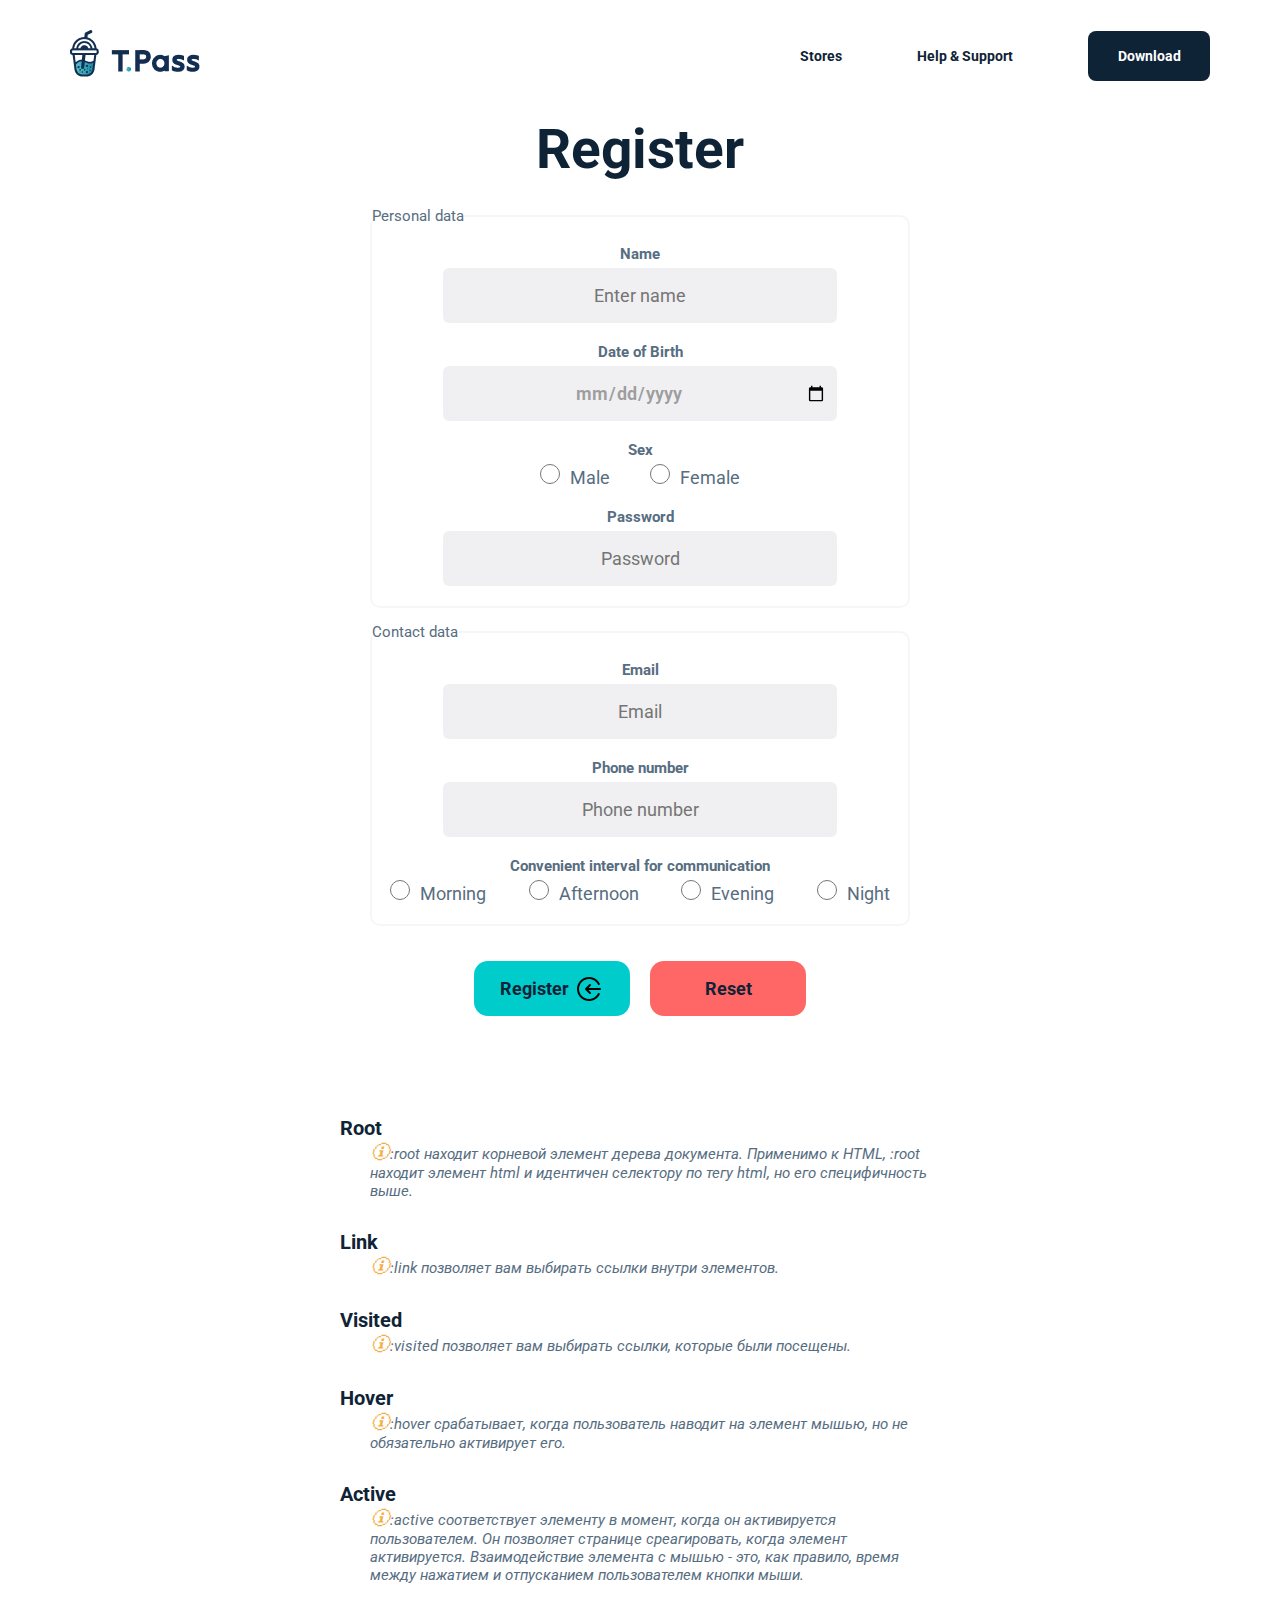
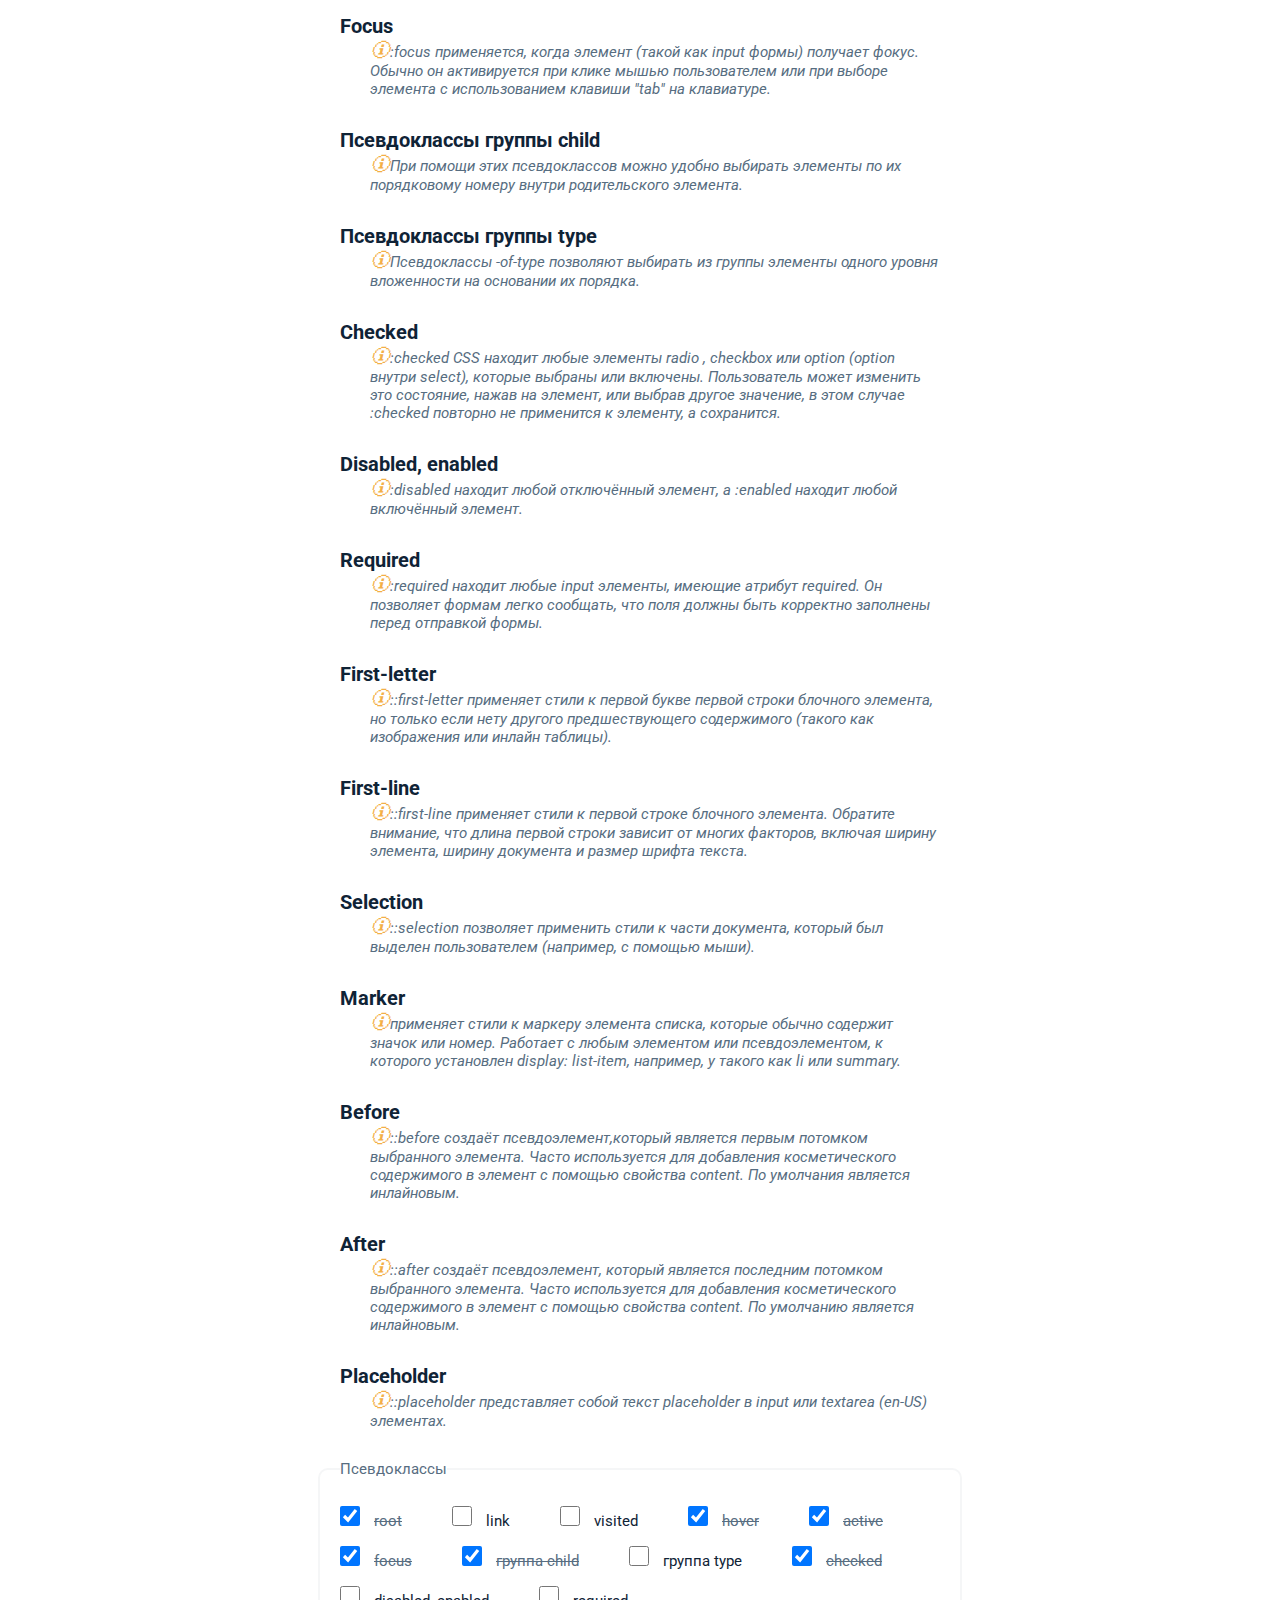
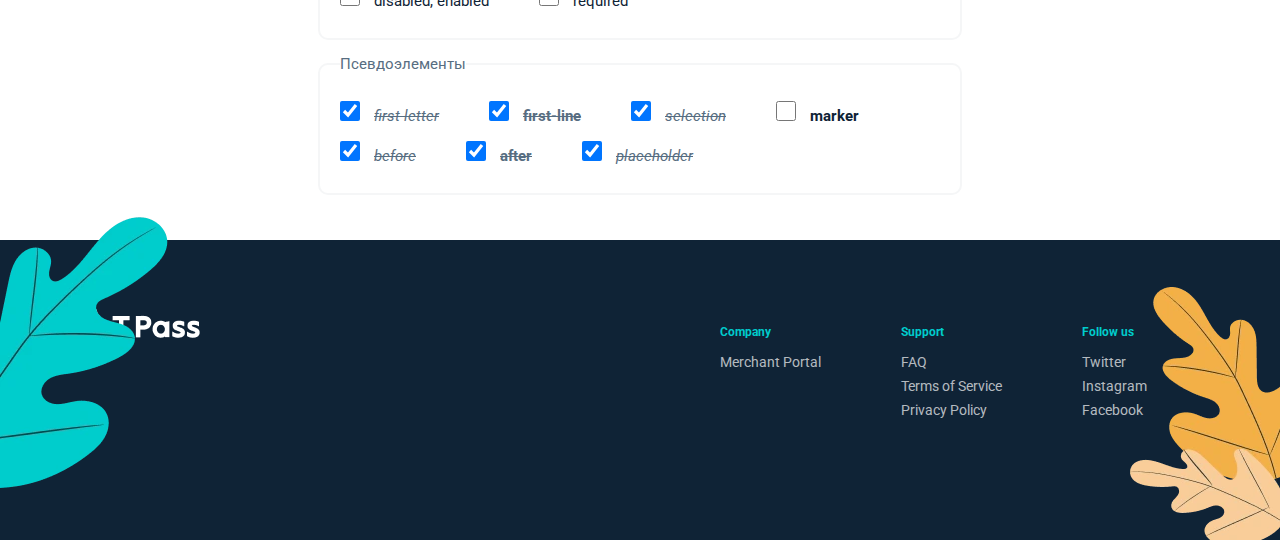
<file: form.html>
<!DOCTYPE html>
<html lang="en">
<head>
  <meta charset="UTF-8">
  <meta http-equiv="X-UA-Compatible" content="IE=edge">
  <meta name="viewport" content="width=device-width, initial-scale=1.0">
  <link rel="stylesheet" href="css/style.css">
  <title>Form</title>
</head>
<body class="form-page">
  <header>
    <div class="wrapper">
      <a href="index.html"><img src="img/logo.webp" alt=""></a>
      <nav>
        <a href="#">Stores</a>
        <a href="#">Help & Support</a>
        <button>Download</button>
      </nav>
    </div>
  </header>
  <main>
    <form action="//httpbin.org/post" method="post" id="register-form">
      <div class="wrapper">
        <h1 id="register-title">Register</h1>

        <fieldset>
          <legend>Personal data</legend>

          <div class="input-field">
            <input type="text" placeholder="Enter name" name="name" required>
            <label for="name"><b>Name</b></label>
          </div>
  
          <div class="input-field">
            <input type="date" name="date" required>
            <label for="date"><b>Date of Birth</b></label>
          </div>
      
          <label for="sex"><b>Sex</b></label>
          <div class="sex-block">
            <div><input type="radio" name="sex" value="male"><span>Male</span></div>
            <div><input type="radio" name="sex" value="female"><span>Female</span></div>
          </div>

          <div class="input-field">
            <input type="password" placeholder="Password" name="psw" required>
            <label for="psw"><b>Password</b></label>
          </div>
        </fieldset>

        <fieldset>
          <legend>Contact data</legend>

          <div class="input-field">
            <input type="email" placeholder="Email" name="email" required>
            <label for="email"><b>Email</b></label>
          </div>

          <div class="input-field">   
            <input type="tel" placeholder="Phone number" name="phone" required>
            <label for="phone"><b>Phone number</b></label>
          </div>

          <label for="communication"><b>Convenient interval for communication</b></label>
          <div class="communication-block">
            <div><input type="radio" name="communication" value="morning"><span>Morning</span></div>
            <div><input type="radio" name="communication" value="afternoon"><span>Afternoon</span></div>
            <div><input type="radio" name="communication" value="evening"><span>Evening</span></div>
            <div><input type="radio" name="communication" value="night"><span>Night</span></div>
          </div>
        </fieldset>

        <div class="btns">
          <button type="submit" class="registerbtn">Register
            <img src="img/register.png" alt="">
          </button>
           <button type="button" class="registerbtn resetbtn">Reset</button> 
        </div>
      </div>
    </form>

    <form action="" id="elements-form">
      <div class="wrapper">
        <dl>
          <dt>root</dt>
          <dd>:root находит корневой элемент дерева документа. Применимо к HTML, :root находит элемент html и идентичен селектору по тегу html, но его специфичность выше.</dd>
          
          <dt>link</dt>
          <dd>:link позволяет вам выбирать ссылки внутри элементов.</dd>
          
          <dt>visited</dt>
          <dd>:visited позволяет вам выбирать ссылки, которые были посещены.</dd>
          
          <dt>hover</dt>
          <dd>:hover срабатывает, когда пользователь наводит на элемент мышью, но не обязательно активирует его.</dd>
         
          <dt>active</dt>
          <dd>:active соответствует элементу в момент, когда он активируется пользователем. Он позволяет странице среагировать, когда элемент активируется. Взаимодействие элемента с мышью - это, как правило, время между нажатием и отпусканием пользователем кнопки мыши.</dd>
         
          <dt>focus</dt>
          <dd>:focus применяется, когда элемент (такой как input формы) получает фокус. Обычно он активируется при клике мышью пользователем или при выборе элемента с использованием клавиши "tab" на клавиатуре.</dd>
         
          <dt>псевдоклассы группы child</dt>
          <dd>При помощи этих псевдоклассов можно удобно выбирать элементы по их порядковому номеру внутри родительского элемента.</dd>
         
          <dt>псевдоклассы группы type</dt>
          <dd>Псевдоклассы -of-type позволяют выбирать из группы элементы одного уровня вложенности на основании их порядка.</dd>
         
          <dt>checked</dt>
          <dd>:checked CSS находит любые элементы radio , checkbox  или option (option внутри select), которые выбраны или включены. Пользователь может изменить это состояние, нажав на элемент, или выбрав другое значение, в этом случае :checked повторно не применится к элементу, а сохранится.</dd>
         
          <dt>disabled, enabled</dt>
          <dd>:disabled находит любой отключённый элемент, а :enabled находит любой включённый элемент.</dd>
         
          <dt>required</dt>
          <dd>:required находит любые input элементы, имеющие атрибут required. Он позволяет формам легко сообщать, что поля должны быть корректно заполнены перед отправкой формы.</dd>
         
          <dt>first-letter</dt>
          <dd>::first-letter применяет стили к первой букве первой строки блочного элемента, но только если нету другого предшествующего содержимого (такого как изображения или инлайн таблицы).</dd>
         
          <dt>first-line</dt>
          <dd>::first-line применяет стили к первой строке блочного элемента. Обратите внимание, что длина первой строки зависит от многих факторов, включая ширину элемента, ширину документа и размер шрифта текста.</dd>
         
          <dt>selection</dt>
          <dd>::selection позволяет применить стили к части документа, который был выделен пользователем (например, с помощью мыши).</dd>
         
          <dt>marker</dt>
          <dd>применяет стили к маркеру элемента списка, которые обычно содержит значок или номер. Работает с любым элементом или псевдоэлементом, к которого установлен display: list-item, например, у такого как li или summary.</dd>
         
          <dt>before</dt>
          <dd>::before создаёт псевдоэлемент,который является первым потомком выбранного элемента. Часто используется для добавления косметического содержимого в элемент с помощью свойства content. По умолчания является инлайновым.</dd>
          
          <dt>after</dt>
          <dd>::after создаёт псевдоэлемент, который является последним потомком выбранного элемента. Часто используется для добавления косметического содержимого в элемент с помощью свойства content. По умолчанию является инлайновым.</dd>
          
          <dt>placeholder</dt>
          <dd>::placeholder представляет собой текст placeholder в input или textarea (en-US) элементах.</dd>
        </dl>

        <fieldset>
          <legend>Псевдоклассы</legend>
          <div class="pseudo-classes">
            <div>
              <input type="checkbox" name="root"
                     checked>
              <label for="root">root</label>
            </div>
            
            <div>
              <input type="checkbox" name="link">
              <label for="link">link</label>
            </div>

            <div>
              <input type="checkbox" name="visited">
              <label for="visited">visited</label>
            </div>

            <div>
              <input type="checkbox" name="hover"
                     checked>
              <label for="hover">hover</label>
            </div>

            <div>
              <input type="checkbox" name="active"
                     checked>
              <label for="active">active</label>
            </div>

            <div>
              <input type="checkbox" name="focus"
                     checked>
              <label for="focus">focus</label>
            </div>

            <div>
              <input type="checkbox" name="child"
                     checked>
              <label for="child">группа child</label>
            </div>

            <div>
              <input type="checkbox" name="type">
              <label for="type">группа type</label>
            </div>

            <div>
              <input type="checkbox" name="checked"
                     checked>
              <label for="checked">checked</label>
            </div>

            <div>
              <input type="checkbox" name="disabled-enabled">
              <label for="disabled-enabled">disabled, enabled</label>
            </div>

            <div>
              <input type="checkbox" name="required">
              <label for="required">required</label>
            </div>
          </div>
        </fieldset>

        <fieldset>
          <legend>Псевдоэлементы</legend>
          <div class="pseudo-elements">
            <div>
              <input type="checkbox" name="first-letter"
                     checked>
              <label for="first-letter">first-letter</label>
            </div>
            <div>
              <input type="checkbox" name="first-line"
                     checked>
              <label for="first-line">first-line</label>
            </div>
            <div>
              <input type="checkbox" name="selection"
                     checked>
              <label for="selection">selection</label>
            </div>
            <div>
              <input type="checkbox" name="marker">
              <label for="marker">marker</label>
            </div>
            <div>
              <input type="checkbox" name="before"
                     checked>
              <label for="before">before</label>
            </div>
            <div>
              <input type="checkbox" name="after"
                     checked>
              <label for="after">after</label>
            </div>
            <div>
              <input type="checkbox" name="placeholder"
                     checked>
              <label for="placeholder">placeholder</label>
            </div>
          </div>
        </fieldset>

      </div>
    </form>
  </main>
  <footer>
    <div class="wrapper">
      <img src="img/logo_white.webp" alt="">
      <div>
        <div>
          <h5>Company</h5>
          <ul>
            <li>
              <a href="#">Merchant Portal</a>
            </li>
          </ul>
        </div>
        <div>
          <h5>Support</h5>
          <ul>
            <li>
              <a href="#">FAQ</a>
            </li>
            <li>
              <a href="#">Terms of Service</a>
            </li>
            <li>
              <a href="#">Privacy Policy</a>
            </li>
          </ul>
        </div>
        <div>
          <h5>Follow us</h5>
          <ul>
            <li>
              <a href="#">Twitter</a>
            </li>
            <li>
              <a href="#">Instagram</a>
            </li>
            <li>
              <a href="#">Facebook</a>
            </li>
          </ul>
        </div>
      </div>
    </div>
    <img id="footer-img-left" src="img/footer_img_1.webp" alt="">
    <img id="footer-img-right" src="img/footer_img_2.webp" alt="">
  </footer>
</body>
</html>
</file>
<file: css/style.css>
@charset "utf-8";
@import url('https://fonts.googleapis.com/css2?family=Roboto:wght@400;500;700&display=swap');

:root {
  --color-black: #0F2336;
  --color-blue: #576D81;
  --color-green: #00CCCC;
  --color-orange: #F3AF47;
  --color-bg-1: #F5F6F7;
  --color-bg-2: #F4F5F6;
  --color-bg-white: #F6F7F8;
}

* {
  font-family: 'Roboto', sans-serif;
  box-sizing: border-box;
  margin: 0;
  padding: 0;
}

body {
  position: relative;
  height: 100vh;
}

section {
  position: relative;
}

h1 {
  font-size: 55px;
  line-height: 76px;
  color: var(--color-black);
}

h2 {
  font-size: 40px;
  line-height: 55px;
  color: var(--color-black);
}

h3 {
  font-size: 25px;
  color: var(--color-black);
}

h5 {
  font-size: 12px;
  color: var(--color-green);
  font-weight: bold;
}

p {
  font-size: 16px;
  color: var(--color-blue);
  line-height: 24px;
}

a {
  text-decoration: none;
}

a:hover {
  text-decoration: underline;
}

a:active {
  transform: scale(1.05);
}

ul {
  list-style-type: none;
}

input::selection {
  background-color: var(--color-orange);
}

input:focus {
  border: 2px solid var(--color-black);
}

button:hover {
  opacity: .8;
  cursor: pointer;
}

button:active {
  margin-top: -5px;
}

.bg-1 {
  background-color: var(--color-bg-1);
}

.bg-2 {
  background-color: var(--color-bg-2);
}

section {
  display: flex;
  justify-content: center;
}

#header-section {
  display: flex;
  flex-direction: column;
  align-items: center;
  justify-content: flex-start;
  min-height: 720px;
}

.wrapper {
  position: relative;
  max-width: 1140px;
  width: 1140px;
}

header {
  position: relative;
  display: flex;
  justify-content: center;
  padding-top: 30px;
  z-index: 10;
}

header .wrapper {
  display: flex;
  justify-content: space-between;
}

nav {
  display: flex;
  justify-content: space-between;
  align-items: center;
  width: 410px;
}

nav>a {
  color: #0F2336;
  font-size: 14px;
  font-weight: bold;
}

nav>button {
  height: 50px;
  width: 122px;
  font-size: 14px;
  font-weight: bold;
  border: none;
  border-radius: 8px;
  color: #fff;
  background-color: var(--color-black);
  outline: none;
}

#header-section > .wrapper {
  justify-self: flex-end;
  flex-grow: 1;
}

#header-section h1 {
  margin-top: 100px;
  margin-bottom: 50px;
}

#header-section h1::first-line {
  color: var(--color-green);
}

#header-section h1::after {
  content: '.';
  color: var(--color-orange);
  margin-left: -10px;
}

#main-img {
  position: absolute;
  right: -100px;
  bottom: 0;
  z-index: 1;
}

#discover_btn {
  display: flex;
  align-items: center;
  justify-content: center;
  height: 60px;
  width: 208px;
  color: var(--color-black);
  font-size: 18px;
  font-weight: bold;
  border-radius: 14px;
  background-color: var(--color-green);
  border: none;
  outline: none;
}

#discover_btn > img {
  margin-left: 15px;
}

#second-section {
  margin: 70px 0 100px 0;
}

#second-section ul {
  display: flex;
  justify-content: space-between;
}

#second-section li {
  width: 300px;
}

#second-section li > h3 {
  margin: 25px 0 12px 0;
}

.slider-section {
  min-height: 640px;
  align-items: center;
}

#slider-1 {
  display: flex;
  justify-content: flex-end;
  align-items: center;
  position: relative;
  padding-right: 166px;
}

#slider-1 > div {
  margin-top: 10px;
}

#slider-1 > img {
  top: -50px;
  left: 30px;
  position: absolute;
}

#slider-1 h2 {
  margin: 22px 0 22px 0;
  width: 195px;
}

#slider-1 p {
  max-width: 414px;
}

.slider {
  border-radius: 50px;
  height: 540px;
}

#pick-me-up {
  font-size: 18px;
  color: var(--color-blue);
}

#offer-section {
  margin: 170px 0 130px 0; 
}

#offer-section .wrapper {
  max-height: 527px;
  display: flex;
  justify-content: space-between;
}

#offer-section .wrapper > img {
  position: absolute;
  bottom: 0;
  right: 0;
  height: 627px;
}

#blocks {
  margin-top: -40px;
}

.block {
  position: relative;
  display: flex;
  align-items: center;
  justify-content: center;
  height: 180px;
  width: 455px;
  background: #fff;
  padding: 25px;
  box-shadow: 0px 8px 32px rgba(15, 35, 54, 0.06);
}

.block:nth-child(2) {
  margin: 30px 0 30px 40px;
}

.block .left {
  position: absolute;
  top: 25px;
  left: 25px;
  display: flex;
  justify-content: center;
  align-items: center;
  border-radius: 8px;
  height: 50px;
  width: 50px;
  background: var(--color-bg-white);
}

.block .right {
  margin-left: 23px;
  width: 300px;
}

.block h3 {
  margin-bottom: 25px;
}

#slider-2 {
  position: relative;
  display: flex;
  align-items: center;
  padding-left: 140px;
}

#slider-2 > div {
  margin-top: 10px;
}

#slider-2 h2 {
  width: 300px;
  margin: 22px 0;
}

#slider-2 p {
  width: 404px;
}

#slider-2 > img {
  position: absolute;
  right: 0;
  top: -50px;
}

#friends {
  color: var(--color-blue);
  font-size: 18px;
  font-weight: medium;
}

#slider-2>p {
  font-weight: medium;
}

.pagination {
  display: flex;
  margin-top: 50px;
}

.pagination li {
  content: "";
  height: 10px;
  width: 10px;
  background-color: #E3E6E8;
  border-radius: 50%;
  margin: 0 4px;
}

.pagination .active {
  border-radius: 20px;
  width: 55px;
  background-color: var(--color-green);
}

#feedback {
  display: flex;
  align-items: center;
  justify-content: center;
  flex-direction: column;
  margin: 100px 0 110px 0;
}

#feedback > div {
  display: flex;
  flex-direction: column;
  align-items: center;
  width: 570px;
}

#feedback_title {
  font-size: 50px;
  line-height: 60px;
  text-align: center;
  margin: 23px 0 23px 0;
}

#feedback form {
  width: 100%;
  display: flex;
  justify-content: space-between;
}

input {
  text-align: center;
  padding: 0 10px;
  height: 55px;
  width: 394px;
  background-color: #F0F0F2;
  color: rgba(0, 0, 0, 0.35);
  font-size: 18px;
  font-weight: bold;
  border-radius: 6px;
  border: none;
  outline: none;
}

#send_btn {
  height: 55px;
  width: 156px;
  background-color: var(--color-green);
  font-size: 18px;
  font-weight: bold;
  color: var(--color-black);
  border: none;
  border-radius: 14px;
}

#mobile-download {
  width:  394px;
  margin-top: 20px;
  align-self: flex-start;
  display: flex;
  justify-content: space-between;
}

footer {
  position: relative;
  width: 100%;
  display: flex;
  justify-content: center;
  min-height: 300px;
  background-color: var(--color-black);
  padding-top: 85px;
}

footer > .wrapper {
  display: flex;
  justify-content: space-between;
}

footer .wrapper > div {
  width: 530px;
  display: flex;
}

footer .wrapper > div > div {
  margin: 0 40px;
}

footer h5 {
  margin-bottom: 13px;
}

footer li {
  margin-bottom: 5px;
}

footer a {
  color: rgba(255, 255, 255, 0.7);
  font-size: 14px;
  font-weight: normal;
}

footer img {
  margin-top: -30px;
  align-self: flex-start;
}

.form-page {
  display: flex;
  flex-direction: column;
  align-items: center;
}

#footer-img-left {
  position: absolute;
  left: 0;
  bottom: 25px;
}

#footer-img-right {
  position: absolute;
  right: 0;
  bottom: 0;
}

#register-form {
  position: relative;
  display: flex;
  justify-content: center;
  margin-top: 30px;
  margin-bottom: 100px;
}

#register-form .wrapper {
  display: flex;
  flex-direction: column;
  align-items: center;
}

#register-title {
  color: var(--color-black);
  margin-bottom: 20px;
}

#register-form input::placeholder {
  font-weight: normal;
}

#register-form fieldset {
  display: flex;
  flex-direction: column;
  align-items: center;
  width: 540px;
  border: 2px solid var(--color-bg-1);
  border-radius: 10px;
  margin-bottom: 15px;
  color: #576D81;
  font-size: 15px;
  padding-bottom: 20px;
}

#register-form span {
  color: var(--color-blue);
}

#register-form label {
  margin-top: 20px;
  margin-bottom: 5px;
  color: var(--color-blue)
}

.btns {
  display: inline-flex;
  align-items: center;
  justify-content: center;
  margin-top: 20px;
}

.registerbtn {
  display: flex;
  justify-content: center;
  align-items: center;
  height: 55px;
  width: 156px;
  background-color: var(--color-green);
  font-size: 18px;
  font-weight: bold;
  color: var(--color-black);
  border: none;
  border-radius: 14px;
}

.registerbtn > img {
  margin-left: 5px;
}

.resetbtn {
  background-color: rgb(255, 102, 102);
  margin-left: 20px;
}

.sex-block, .communication-block {
  font-size: 18px;
  color: var(--color-black);
  width: 200px;
  display: flex;
  align-items: center;
  justify-content: space-between;
}

.sex-block input, .communication-block input,
input[type="checkbox"] {
  height: 20px;
  width: 20px;
  margin-right: 10px;
}

.communication-block {
  width: 500px;
}

.input-field {
  display: flex;
  flex-direction: column-reverse;
  align-items: center;
}

#register-form input:focus + label{
  color: #019b9b;
}

input[type="radio"]:checked ~ span{
  font-weight: bold;
}

#elements-form .wrapper {
  display: flex;
  align-items: center;
  flex-direction: column;
}

dl {
  width: 600px;
}

dt {
  font-size: 20px;
  font-weight: bold;
  color: #0F2336;
}

dt::first-letter {
  text-transform: uppercase;
}

dd {
  color: #576D81;
  font-style: italic;
  font-size: 15px;
  margin-left: 30px;
  margin-bottom: 30px;
}

dd::before {
  content: '🛈';
  font-size: 20px;
  color: var(--color-orange);
}

#elements-form fieldset{
  border: 2px solid var(--color-bg-1);
  border-radius: 10px;
  margin-bottom: 15px;
  color: #576D81;
  font-size: 15px;
  padding: 20px 20px;
}

.pseudo-classes, .pseudo-elements{
  width: 600px;
  display: flex;
  flex-wrap: wrap;
}

.pseudo-classes > *, .pseudo-elements > *{
  margin: 8px 0;
}

.pseudo-elements > *:nth-child(odd) {
  font-style: italic;
}

.pseudo-elements > *:nth-child(even) {
  font-weight: bold;
}

.pseudo-classes label, .pseudo-elements label {
  margin-right: 50px;
  color: var(--color-black);
}

input[type="checkbox"]:checked ~ label {
  text-decoration: line-through;
  color: var(--color-blue);
}

#elements-form {
  margin-bottom: 30px;
}
</file>
